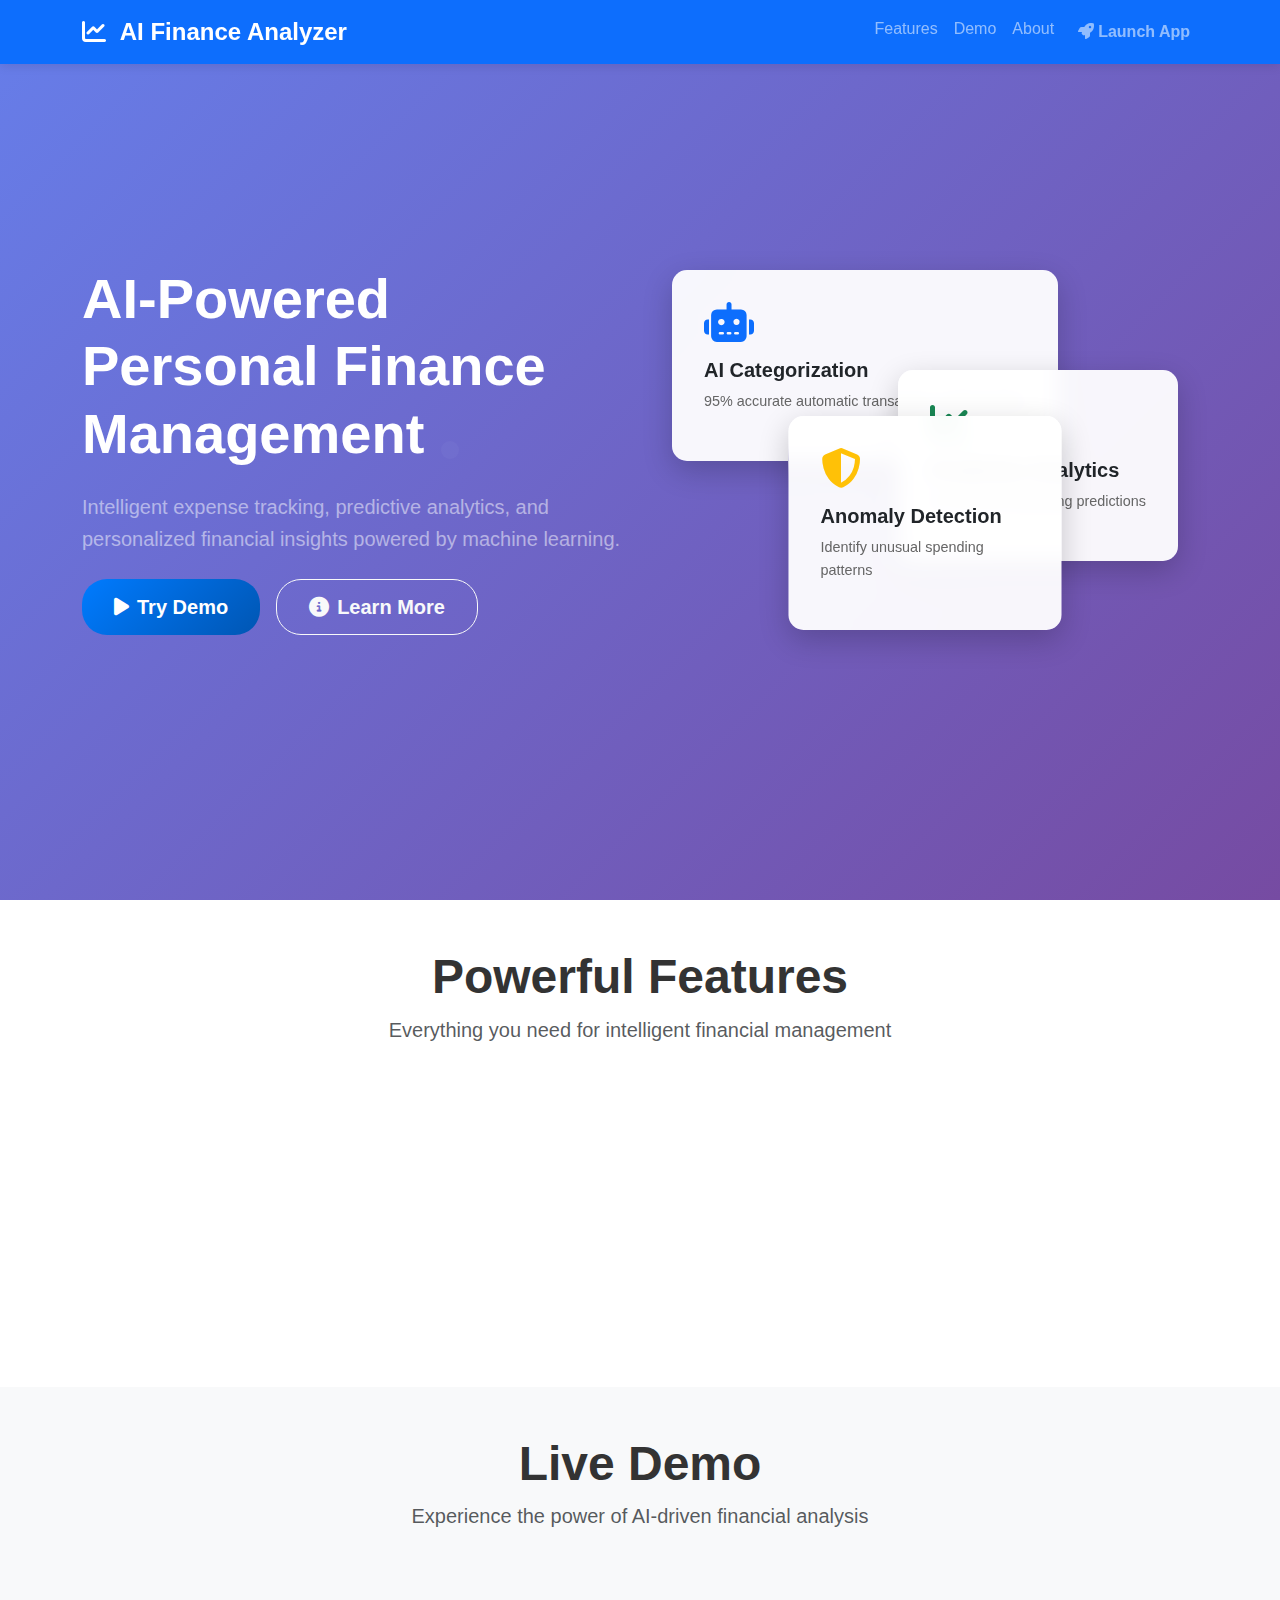
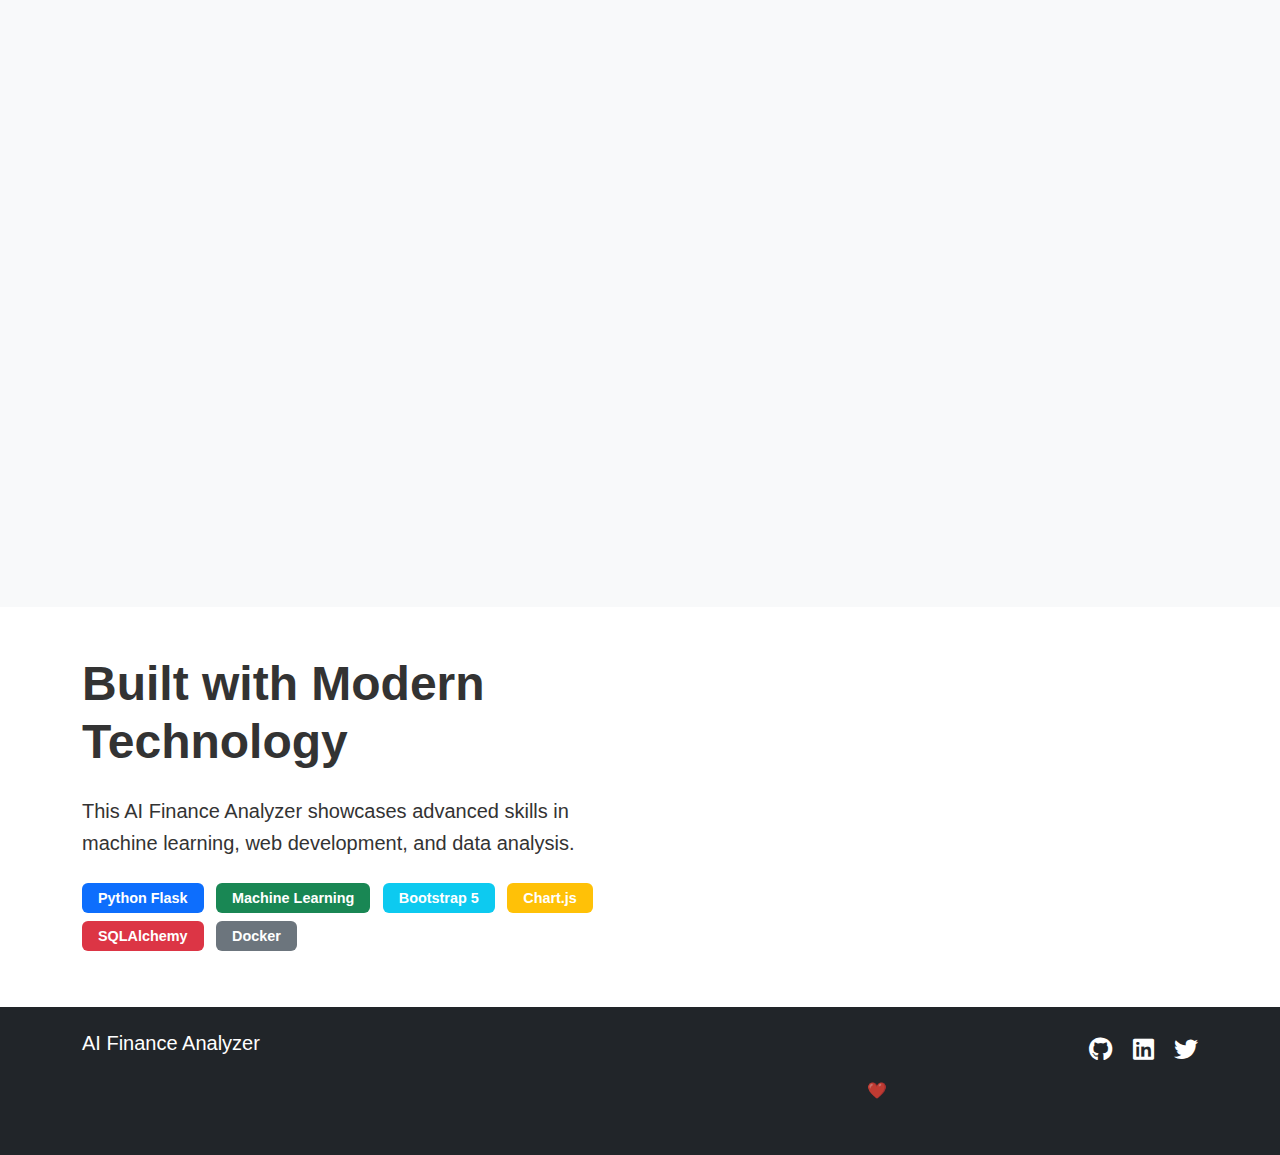
<file: index.html>
<!DOCTYPE html>
<html lang="en">
<head>
    <meta charset="UTF-8">
    <meta name="viewport" content="width=device-width, initial-scale=1.0">
    <title>AI Finance Analyzer - Personal Finance Management</title>
    <link href="https://cdn.jsdelivr.net/npm/bootstrap@5.3.0/dist/css/bootstrap.min.css" rel="stylesheet">
    <link href="https://cdnjs.cloudflare.com/ajax/libs/font-awesome/6.4.0/css/all.min.css" rel="stylesheet">
    <link href="style.css" rel="stylesheet">
</head>
<body>
    <!-- Navigation -->
    <nav class="navbar navbar-expand-lg navbar-dark bg-primary fixed-top">
        <div class="container">
            <a class="navbar-brand" href="#">
                <i class="fas fa-chart-line me-2"></i>
                AI Finance Analyzer
            </a>
            <button class="navbar-toggler" type="button" data-bs-toggle="collapse" data-bs-target="#navbarNav">
                <span class="navbar-toggler-icon"></span>
            </button>
            <div class="collapse navbar-collapse" id="navbarNav">
                <ul class="navbar-nav ms-auto">
                    <li class="nav-item">
                        <a class="nav-link" href="#features">Features</a>
                    </li>
                    <li class="nav-item">
                        <a class="nav-link" href="#demo">Demo</a>
                    </li>
                    <li class="nav-item">
                        <a class="nav-link" href="#about">About</a>
                    </li>
                    <li class="nav-item">
                        <a class="nav-link btn btn-outline-light btn-sm ms-2" href="#" id="launchApp">
                            <i class="fas fa-rocket me-1"></i>Launch App
                        </a>
                    </li>
                </ul>
            </div>
        </div>
    </nav>

    <!-- Hero Section -->
    <section class="hero-section">
        <div class="container">
            <div class="row align-items-center min-vh-100">
                <div class="col-lg-6">
                    <h1 class="display-4 fw-bold text-white mb-4">
                        AI-Powered Personal Finance Management
                    </h1>
                    <p class="lead text-white-50 mb-4">
                        Intelligent expense tracking, predictive analytics, and personalized financial insights powered by machine learning.
                    </p>
                    <div class="d-flex gap-3">
                        <button class="btn btn-primary btn-lg" id="tryDemo">
                            <i class="fas fa-play me-2"></i>Try Demo
                        </button>
                        <button class="btn btn-outline-light btn-lg" id="learnMore">
                            <i class="fas fa-info-circle me-2"></i>Learn More
                        </button>
                    </div>
                </div>
                <div class="col-lg-6">
                    <div class="floating-cards">
                        <div class="card card-1">
                            <i class="fas fa-robot text-primary"></i>
                            <h5>AI Categorization</h5>
                            <p>95% accurate automatic transaction categorization</p>
                        </div>
                        <div class="card card-2">
                            <i class="fas fa-chart-line text-success"></i>
                            <h5>Predictive Analytics</h5>
                            <p>ML-powered spending predictions</p>
                        </div>
                        <div class="card card-3">
                            <i class="fas fa-shield-alt text-warning"></i>
                            <h5>Anomaly Detection</h5>
                            <p>Identify unusual spending patterns</p>
                        </div>
                    </div>
                </div>
            </div>
        </div>
    </section>

    <!-- Features Section -->
    <section id="features" class="py-5">
        <div class="container">
            <div class="text-center mb-5">
                <h2 class="display-5 fw-bold">Powerful Features</h2>
                <p class="lead text-muted">Everything you need for intelligent financial management</p>
            </div>
            <div class="row g-4">
                <div class="col-md-4">
                    <div class="feature-card text-center p-4">
                        <div class="feature-icon mb-3">
                            <i class="fas fa-brain text-primary"></i>
                        </div>
                        <h4>AI-Powered Insights</h4>
                        <p>Machine learning algorithms analyze your spending patterns and provide personalized recommendations.</p>
                    </div>
                </div>
                <div class="col-md-4">
                    <div class="feature-card text-center p-4">
                        <div class="feature-icon mb-3">
                            <i class="fas fa-chart-pie text-success"></i>
                        </div>
                        <h4>Interactive Analytics</h4>
                        <p>Beautiful charts and visualizations help you understand your financial health at a glance.</p>
                    </div>
                </div>
                <div class="col-md-4">
                    <div class="feature-card text-center p-4">
                        <div class="feature-icon mb-3">
                            <i class="fas fa-mobile-alt text-info"></i>
                        </div>
                        <h4>Mobile Responsive</h4>
                        <p>Access your financial data anywhere with our mobile-first responsive design.</p>
                    </div>
                </div>
            </div>
        </div>
    </section>

    <!-- Demo Section -->
    <section id="demo" class="py-5 bg-light">
        <div class="container">
            <div class="text-center mb-5">
                <h2 class="display-5 fw-bold">Live Demo</h2>
                <p class="lead text-muted">Experience the power of AI-driven financial analysis</p>
            </div>
            <div class="row">
                <div class="col-lg-8 mx-auto">
                    <div class="demo-container">
                        <div class="demo-header">
                            <h4>Sample Transaction Analysis</h4>
                            <p>See how AI categorizes and analyzes transactions</p>
                        </div>
                        <div class="demo-content">
                            <div class="transaction-item">
                                <div class="transaction-info">
                                    <h6>Starbucks Coffee</h6>
                                    <small class="text-muted">Today, 2:30 PM</small>
                                </div>
                                <div class="transaction-amount">
                                    <span class="amount">$4.50</span>
                                    <span class="category badge bg-primary">Food & Dining</span>
                                </div>
                            </div>
                            <div class="transaction-item">
                                <div class="transaction-info">
                                    <h6>Uber Ride</h6>
                                    <small class="text-muted">Today, 1:15 PM</small>
                                </div>
                                <div class="transaction-amount">
                                    <span class="amount">$12.75</span>
                                    <span class="category badge bg-success">Transportation</span>
                                </div>
                            </div>
                            <div class="transaction-item">
                                <div class="transaction-info">
                                    <h6>Amazon Purchase</h6>
                                    <small class="text-muted">Yesterday, 8:45 PM</small>
                                </div>
                                <div class="transaction-amount">
                                    <span class="amount">$89.99</span>
                                    <span class="category badge bg-warning">Shopping</span>
                                </div>
                            </div>
                        </div>
                        <div class="demo-footer">
                            <button class="btn btn-primary" id="launchFullDemo">
                                <i class="fas fa-external-link-alt me-2"></i>Launch Full Application
                            </button>
                        </div>
                    </div>
                </div>
            </div>
        </div>
    </section>

    <!-- About Section -->
    <section id="about" class="py-5">
        <div class="container">
            <div class="row align-items-center">
                <div class="col-lg-6">
                    <h2 class="display-5 fw-bold mb-4">Built with Modern Technology</h2>
                    <p class="lead mb-4">
                        This AI Finance Analyzer showcases advanced skills in machine learning, web development, and data analysis.
                    </p>
                    <div class="tech-stack">
                        <span class="badge bg-primary me-2 mb-2">Python Flask</span>
                        <span class="badge bg-success me-2 mb-2">Machine Learning</span>
                        <span class="badge bg-info me-2 mb-2">Bootstrap 5</span>
                        <span class="badge bg-warning me-2 mb-2">Chart.js</span>
                        <span class="badge bg-danger me-2 mb-2">SQLAlchemy</span>
                        <span class="badge bg-secondary me-2 mb-2">Docker</span>
                    </div>
                </div>
                <div class="col-lg-6">
                    <div class="stats-container">
                        <div class="stat-item">
                            <div class="stat-number">95%</div>
                            <div class="stat-label">Categorization Accuracy</div>
                        </div>
                        <div class="stat-item">
                            <div class="stat-number">1000+</div>
                            <div class="stat-label">Sample Transactions</div>
                        </div>
                        <div class="stat-item">
                            <div class="stat-number">10</div>
                            <div class="stat-label">Spending Categories</div>
                        </div>
                    </div>
                </div>
            </div>
        </div>
    </section>

    <!-- Footer -->
    <footer class="bg-dark text-white py-4">
        <div class="container">
            <div class="row">
                <div class="col-md-6">
                    <h5>AI Finance Analyzer</h5>
                    <p class="text-muted">Intelligent personal finance management powered by AI and machine learning.</p>
                </div>
                <div class="col-md-6 text-md-end">
                    <div class="social-links">
                        <a href="#" class="text-white me-3"><i class="fab fa-github"></i></a>
                        <a href="#" class="text-white me-3"><i class="fab fa-linkedin"></i></a>
                        <a href="#" class="text-white"><i class="fab fa-twitter"></i></a>
                    </div>
                    <p class="text-muted mt-2">Built with ❤️ using Python, Flask, and Machine Learning</p>
                </div>
            </div>
        </div>
    </footer>

    <!-- Configuration Modal -->
    <div class="modal fade" id="configModal" tabindex="-1">
        <div class="modal-dialog">
            <div class="modal-content">
                <div class="modal-header">
                    <h5 class="modal-title">Configure API Endpoint</h5>
                    <button type="button" class="btn-close" data-bs-dismiss="modal"></button>
                </div>
                <div class="modal-body">
                    <p>Enter your Render.com API endpoint:</p>
                    <input type="text" class="form-control" id="apiEndpoint" 
                           placeholder="https://your-app-name.onrender.com" 
                           value="https://ai-finance-analyzer.onrender.com">
                    <small class="text-muted">This connects to your Flask backend for full functionality.</small>
                </div>
                <div class="modal-footer">
                    <button type="button" class="btn btn-secondary" data-bs-dismiss="modal">Cancel</button>
                    <button type="button" class="btn btn-primary" id="saveConfig">Save & Launch</button>
                </div>
            </div>
        </div>
    </div>

    <script src="https://cdn.jsdelivr.net/npm/bootstrap@5.3.0/dist/js/bootstrap.bundle.min.js"></script>
    <script src="script.js"></script>
</body>
</html>
</file>
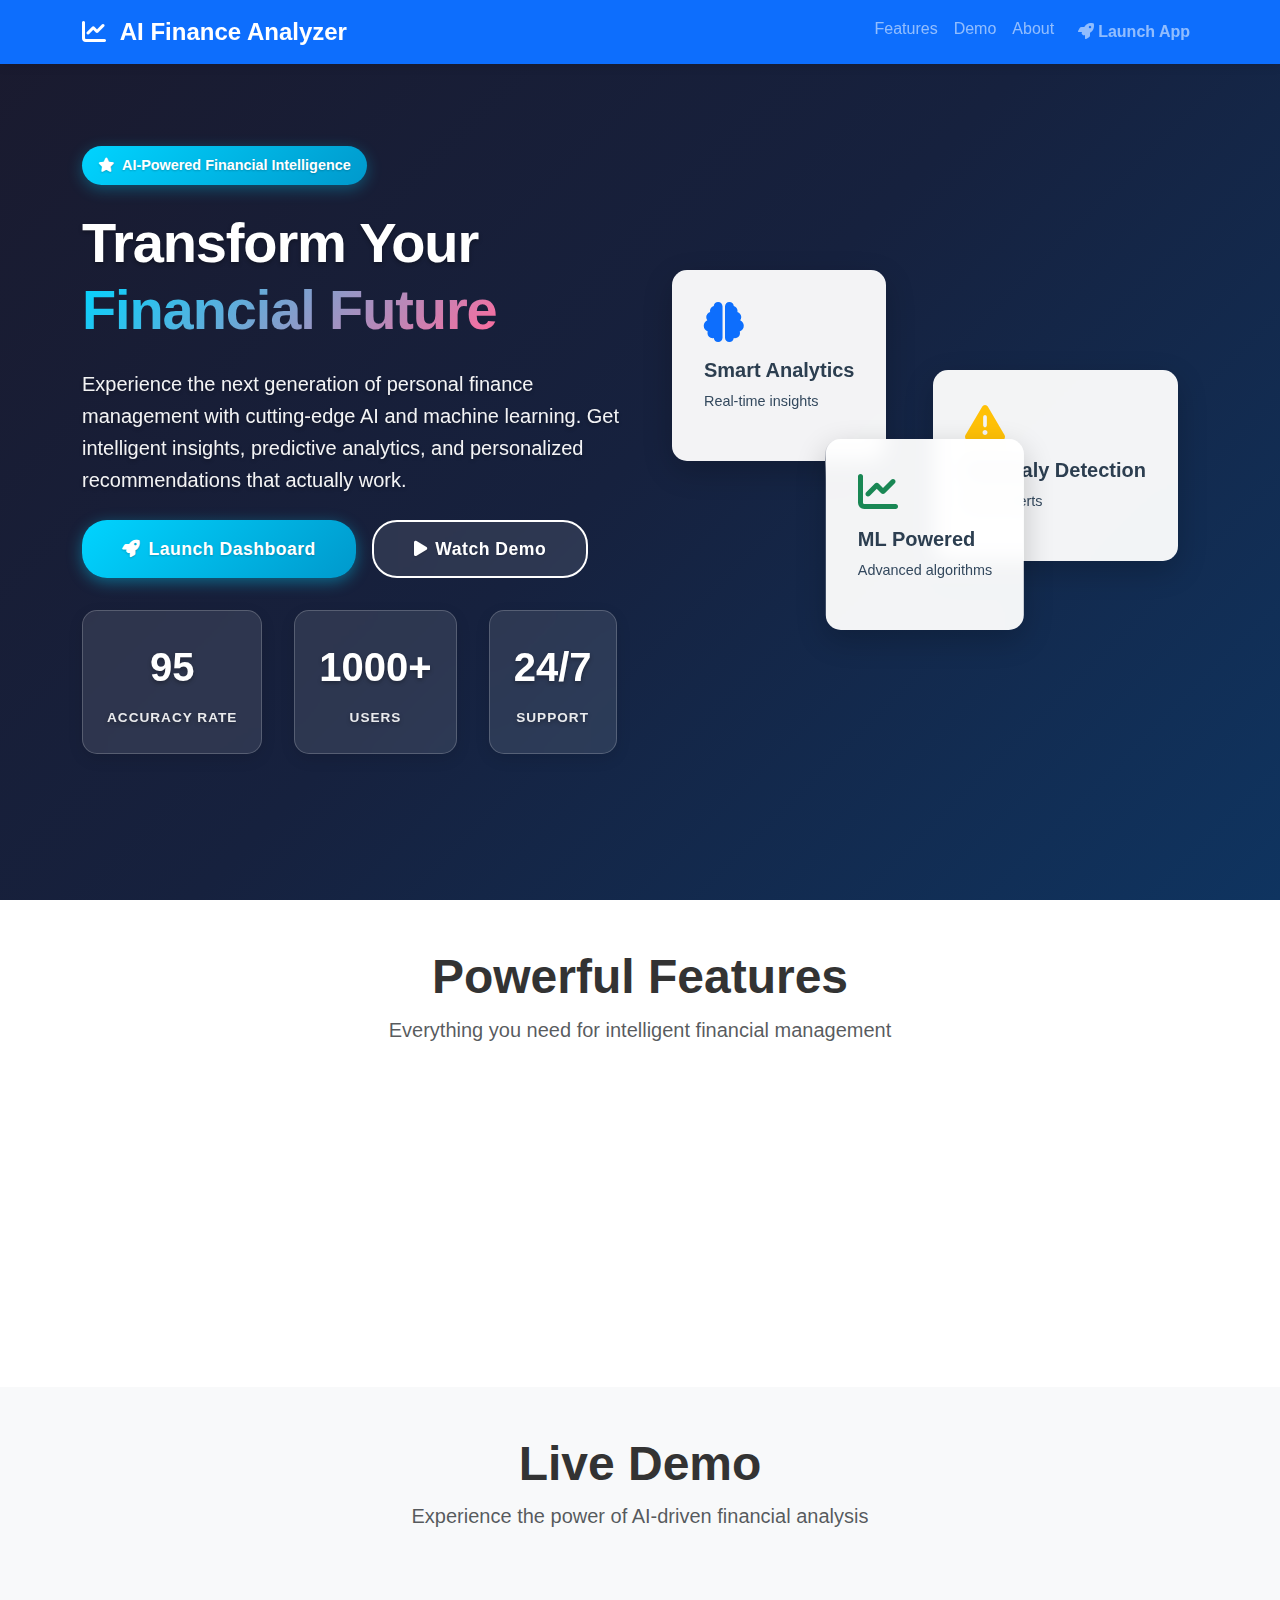
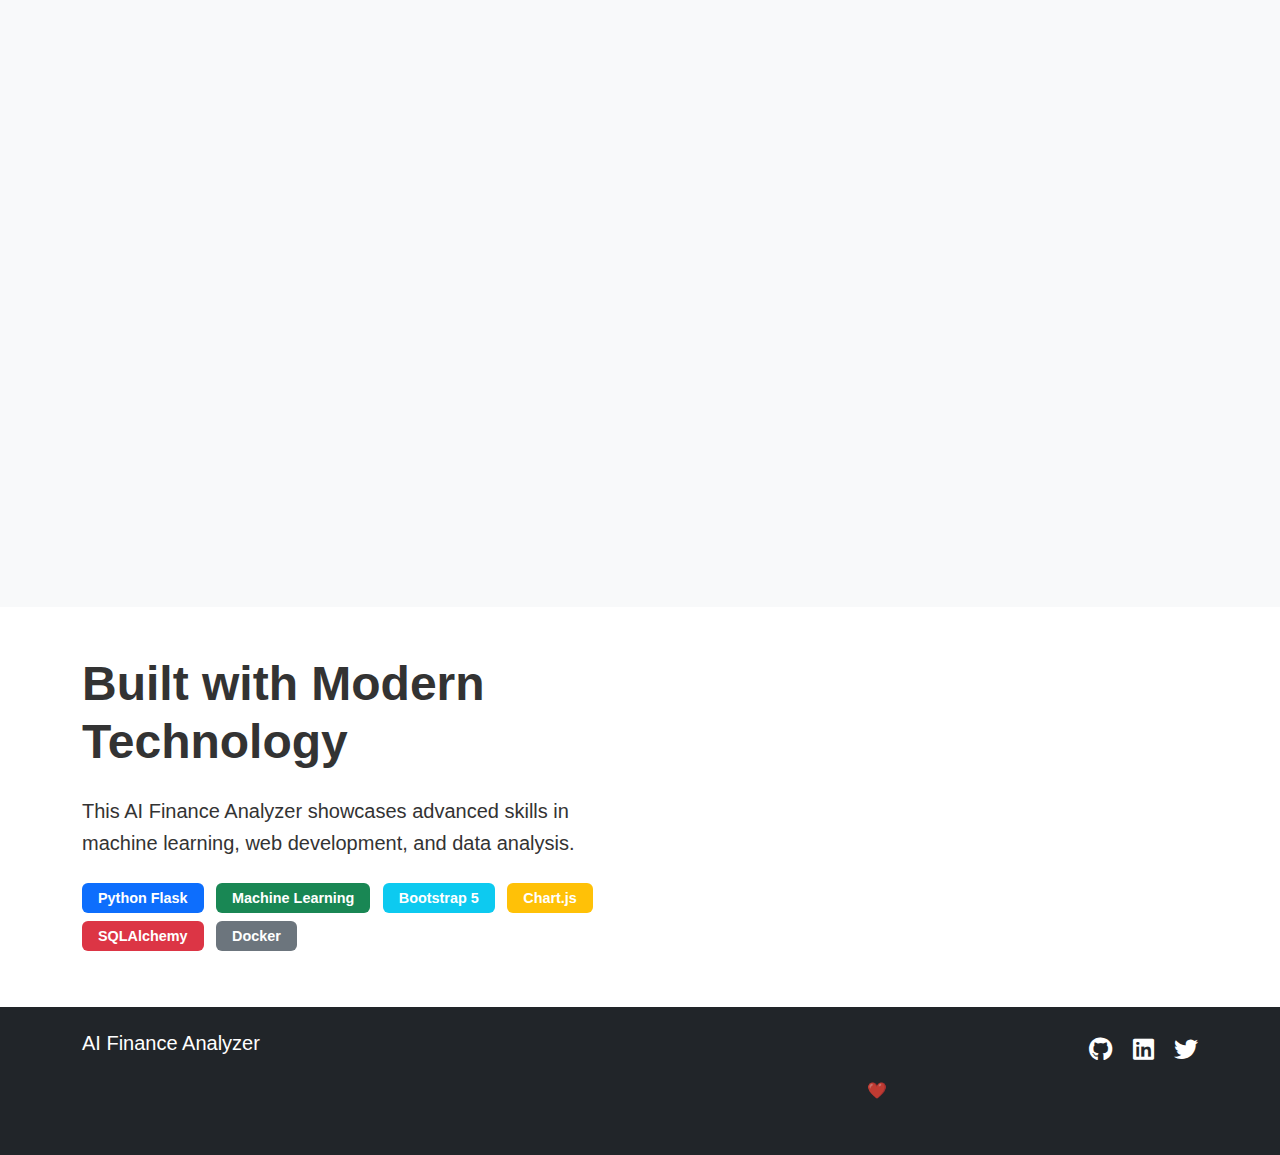
<file: static-site/index.html>
<!DOCTYPE html>
<html lang="en">
<head>
    <meta charset="UTF-8">
    <meta name="viewport" content="width=device-width, initial-scale=1.0">
    <title>AI Finance Analyzer - Personal Finance Management</title>
    <link href="https://cdn.jsdelivr.net/npm/bootstrap@5.3.0/dist/css/bootstrap.min.css" rel="stylesheet">
    <link href="https://cdnjs.cloudflare.com/ajax/libs/font-awesome/6.4.0/css/all.min.css" rel="stylesheet">
    <link href="style.css" rel="stylesheet">
</head>
<body>
    <!-- Navigation -->
    <nav class="navbar navbar-expand-lg navbar-dark bg-primary fixed-top">
        <div class="container">
            <a class="navbar-brand" href="#">
                <i class="fas fa-chart-line me-2"></i>
                AI Finance Analyzer
            </a>
            <button class="navbar-toggler" type="button" data-bs-toggle="collapse" data-bs-target="#navbarNav">
                <span class="navbar-toggler-icon"></span>
            </button>
            <div class="collapse navbar-collapse" id="navbarNav">
                <ul class="navbar-nav ms-auto">
                    <li class="nav-item">
                        <a class="nav-link" href="#features">Features</a>
                    </li>
                    <li class="nav-item">
                        <a class="nav-link" href="#demo">Demo</a>
                    </li>
                    <li class="nav-item">
                        <a class="nav-link" href="#about">About</a>
                    </li>
                    <li class="nav-item">
                        <a class="nav-link btn btn-outline-light btn-sm ms-2" href="#" id="launchApp">
                            <i class="fas fa-rocket me-1"></i>Launch App
                        </a>
                    </li>
                </ul>
            </div>
        </div>
    </nav>

    <!-- Hero Section -->
    <section class="hero-section">
        <div class="container">
            <div class="row align-items-center min-vh-100">
                <div class="col-lg-6">
                    <div class="hero-badge">
                        <i class="fas fa-star me-2"></i>AI-Powered Financial Intelligence
                    </div>
                    <h1 class="display-4 fw-bold mb-4">
                        Transform Your <span class="gradient-text">Financial Future</span>
                    </h1>
                    <p class="lead mb-4">
                        Experience the next generation of personal finance management with cutting-edge AI and machine learning. Get intelligent insights, predictive analytics, and personalized recommendations that actually work.
                    </p>
                    <div class="d-flex gap-3 mb-4">
                        <button class="btn btn-primary btn-lg" id="tryDemo">
                            <i class="fas fa-rocket me-2"></i>Launch Dashboard
                        </button>
                        <button class="btn btn-outline-light btn-lg" id="learnMore">
                            <i class="fas fa-play me-2"></i>Watch Demo
                        </button>
                    </div>
                    <div class="stats-container">
                        <div class="stat-item">
                            <div class="stat-number text-warning">95</div>
                            <div class="stat-label">ACCURACY RATE</div>
                        </div>
                        <div class="stat-item">
                            <div class="stat-number text-success">1000+</div>
                            <div class="stat-label">USERS</div>
                        </div>
                        <div class="stat-item">
                            <div class="stat-number text-info">24/7</div>
                            <div class="stat-label">SUPPORT</div>
                        </div>
                    </div>
                </div>
                <div class="col-lg-6">
                    <div class="floating-cards">
                        <div class="card card-1">
                            <i class="fas fa-brain text-primary"></i>
                            <h5>Smart Analytics</h5>
                            <p>Real-time insights</p>
                        </div>
                        <div class="card card-2">
                            <i class="fas fa-exclamation-triangle text-warning"></i>
                            <h5>Anomaly Detection</h5>
                            <p>Smart alerts</p>
                        </div>
                        <div class="card card-3">
                            <i class="fas fa-chart-line text-success"></i>
                            <h5>ML Powered</h5>
                            <p>Advanced algorithms</p>
                        </div>
                    </div>
                </div>
            </div>
        </div>
    </section>

    <!-- Features Section -->
    <section id="features" class="py-5">
        <div class="container">
            <div class="text-center mb-5">
                <h2 class="display-5 fw-bold">Powerful Features</h2>
                <p class="lead text-muted">Everything you need for intelligent financial management</p>
            </div>
            <div class="row g-4">
                <div class="col-md-4">
                    <div class="feature-card text-center p-4">
                        <div class="feature-icon mb-3">
                            <i class="fas fa-brain text-primary"></i>
                        </div>
                        <h4>AI-Powered Insights</h4>
                        <p>Machine learning algorithms analyze your spending patterns and provide personalized recommendations.</p>
                    </div>
                </div>
                <div class="col-md-4">
                    <div class="feature-card text-center p-4">
                        <div class="feature-icon mb-3">
                            <i class="fas fa-chart-pie text-success"></i>
                        </div>
                        <h4>Interactive Analytics</h4>
                        <p>Beautiful charts and visualizations help you understand your financial health at a glance.</p>
                    </div>
                </div>
                <div class="col-md-4">
                    <div class="feature-card text-center p-4">
                        <div class="feature-icon mb-3">
                            <i class="fas fa-mobile-alt text-info"></i>
                        </div>
                        <h4>Mobile Responsive</h4>
                        <p>Access your financial data anywhere with our mobile-first responsive design.</p>
                    </div>
                </div>
            </div>
        </div>
    </section>

    <!-- Demo Section -->
    <section id="demo" class="py-5 bg-light">
        <div class="container">
            <div class="text-center mb-5">
                <h2 class="display-5 fw-bold">Live Demo</h2>
                <p class="lead text-muted">Experience the power of AI-driven financial analysis</p>
            </div>
            <div class="row">
                <div class="col-lg-8 mx-auto">
                    <div class="demo-container">
                        <div class="demo-header">
                            <h4>Sample Transaction Analysis</h4>
                            <p>See how AI categorizes and analyzes transactions</p>
                        </div>
                        <div class="demo-content">
                            <div class="transaction-item">
                                <div class="transaction-info">
                                    <h6>Starbucks Coffee</h6>
                                    <small class="text-muted">Today, 2:30 PM</small>
                                </div>
                                <div class="transaction-amount">
                                    <span class="amount">$4.50</span>
                                    <span class="category badge bg-primary">Food & Dining</span>
                                </div>
                            </div>
                            <div class="transaction-item">
                                <div class="transaction-info">
                                    <h6>Uber Ride</h6>
                                    <small class="text-muted">Today, 1:15 PM</small>
                                </div>
                                <div class="transaction-amount">
                                    <span class="amount">$12.75</span>
                                    <span class="category badge bg-success">Transportation</span>
                                </div>
                            </div>
                            <div class="transaction-item">
                                <div class="transaction-info">
                                    <h6>Amazon Purchase</h6>
                                    <small class="text-muted">Yesterday, 8:45 PM</small>
                                </div>
                                <div class="transaction-amount">
                                    <span class="amount">$89.99</span>
                                    <span class="category badge bg-warning">Shopping</span>
                                </div>
                            </div>
                        </div>
                        <div class="demo-footer">
                            <button class="btn btn-primary" id="launchFullDemo">
                                <i class="fas fa-external-link-alt me-2"></i>Launch Full Application
                            </button>
                        </div>
                    </div>
                </div>
            </div>
        </div>
    </section>

    <!-- About Section -->
    <section id="about" class="py-5">
        <div class="container">
            <div class="row align-items-center">
                <div class="col-lg-6">
                    <h2 class="display-5 fw-bold mb-4">Built with Modern Technology</h2>
                    <p class="lead mb-4">
                        This AI Finance Analyzer showcases advanced skills in machine learning, web development, and data analysis.
                    </p>
                    <div class="tech-stack">
                        <span class="badge bg-primary me-2 mb-2">Python Flask</span>
                        <span class="badge bg-success me-2 mb-2">Machine Learning</span>
                        <span class="badge bg-info me-2 mb-2">Bootstrap 5</span>
                        <span class="badge bg-warning me-2 mb-2">Chart.js</span>
                        <span class="badge bg-danger me-2 mb-2">SQLAlchemy</span>
                        <span class="badge bg-secondary me-2 mb-2">Docker</span>
                    </div>
                </div>
                <div class="col-lg-6">
                    <div class="stats-container">
                        <div class="stat-item">
                            <div class="stat-number">95%</div>
                            <div class="stat-label">Categorization Accuracy</div>
                        </div>
                        <div class="stat-item">
                            <div class="stat-number">1000+</div>
                            <div class="stat-label">Sample Transactions</div>
                        </div>
                        <div class="stat-item">
                            <div class="stat-number">10</div>
                            <div class="stat-label">Spending Categories</div>
                        </div>
                    </div>
                </div>
            </div>
        </div>
    </section>

    <!-- Footer -->
    <footer class="bg-dark text-white py-4">
        <div class="container">
            <div class="row">
                <div class="col-md-6">
                    <h5>AI Finance Analyzer</h5>
                    <p class="text-muted">Intelligent personal finance management powered by AI and machine learning.</p>
                </div>
                <div class="col-md-6 text-md-end">
                    <div class="social-links">
                        <a href="#" class="text-white me-3"><i class="fab fa-github"></i></a>
                        <a href="#" class="text-white me-3"><i class="fab fa-linkedin"></i></a>
                        <a href="#" class="text-white"><i class="fab fa-twitter"></i></a>
                    </div>
                    <p class="text-muted mt-2">Built with ❤️ using Python, Flask, and Machine Learning</p>
                </div>
            </div>
        </div>
    </footer>

    <!-- Configuration Modal -->
    <div class="modal fade" id="configModal" tabindex="-1">
        <div class="modal-dialog">
            <div class="modal-content">
                <div class="modal-header">
                    <h5 class="modal-title">Configure API Endpoint</h5>
                    <button type="button" class="btn-close" data-bs-dismiss="modal"></button>
                </div>
                <div class="modal-body">
                    <p>Enter your Render.com API endpoint:</p>
                    <input type="text" class="form-control" id="apiEndpoint" 
                           placeholder="https://your-app-name.onrender.com" 
                           value="https://ai-finance-analyzer.onrender.com">
                    <small class="text-muted">This connects to your Flask backend for full functionality.</small>
                </div>
                <div class="modal-footer">
                    <button type="button" class="btn btn-secondary" data-bs-dismiss="modal">Cancel</button>
                    <button type="button" class="btn btn-primary" id="saveConfig">Save & Launch</button>
                </div>
            </div>
        </div>
    </div>

    <script src="https://cdn.jsdelivr.net/npm/bootstrap@5.3.0/dist/js/bootstrap.bundle.min.js"></script>
    <script src="script.js"></script>
</body>
</html>
</file>
<file: style.css>
/* AI Finance Analyzer - Static Site Styles */

:root {
    --primary-color: #007bff;
    --success-color: #28a745;
    --warning-color: #ffc107;
    --danger-color: #dc3545;
    --dark-color: #343a40;
    --light-color: #f8f9fa;
}

* {
    margin: 0;
    padding: 0;
    box-sizing: border-box;
}

body {
    font-family: 'Segoe UI', Tahoma, Geneva, Verdana, sans-serif;
    line-height: 1.6;
    color: #333;
}

/* Navigation */
.navbar {
    box-shadow: 0 2px 10px rgba(0,0,0,0.1);
    transition: all 0.3s ease;
}

.navbar-brand {
    font-weight: bold;
    font-size: 1.5rem;
}

/* Hero Section */
.hero-section {
    background: linear-gradient(135deg, #667eea 0%, #764ba2 100%);
    min-height: 100vh;
    display: flex;
    align-items: center;
    position: relative;
    overflow: hidden;
}

.hero-section::before {
    content: '';
    position: absolute;
    top: 0;
    left: 0;
    right: 0;
    bottom: 0;
    background: url('data:image/svg+xml,<svg xmlns="http://www.w3.org/2000/svg" viewBox="0 0 100 100"><defs><pattern id="grain" width="100" height="100" patternUnits="userSpaceOnUse"><circle cx="50" cy="50" r="1" fill="white" opacity="0.1"/></pattern></defs><rect width="100" height="100" fill="url(%23grain)"/></svg>');
    opacity: 0.3;
}

.hero-section .container {
    position: relative;
    z-index: 2;
}

/* Floating Cards Animation */
.floating-cards {
    position: relative;
    height: 400px;
}

.floating-cards .card {
    position: absolute;
    background: rgba(255, 255, 255, 0.95);
    border: none;
    border-radius: 15px;
    padding: 2rem;
    box-shadow: 0 10px 30px rgba(0,0,0,0.2);
    backdrop-filter: blur(10px);
    transition: all 0.3s ease;
    animation: float 6s ease-in-out infinite;
}

.floating-cards .card:hover {
    transform: translateY(-10px);
    box-shadow: 0 20px 40px rgba(0,0,0,0.3);
}

.card-1 {
    top: 20px;
    left: 20px;
    animation-delay: 0s;
}

.card-2 {
    top: 120px;
    right: 20px;
    animation-delay: 2s;
}

.card-3 {
    bottom: 20px;
    left: 50%;
    transform: translateX(-50%);
    animation-delay: 4s;
}

@keyframes float {
    0%, 100% { transform: translateY(0px); }
    50% { transform: translateY(-20px); }
}

.floating-cards .card i {
    font-size: 2.5rem;
    margin-bottom: 1rem;
}

.floating-cards .card h5 {
    font-weight: bold;
    margin-bottom: 0.5rem;
}

.floating-cards .card p {
    color: #666;
    font-size: 0.9rem;
}

/* Feature Cards */
.feature-card {
    background: white;
    border-radius: 15px;
    box-shadow: 0 5px 15px rgba(0,0,0,0.1);
    transition: all 0.3s ease;
    border: 1px solid #eee;
}

.feature-card:hover {
    transform: translateY(-5px);
    box-shadow: 0 15px 30px rgba(0,0,0,0.15);
}

.feature-icon i {
    font-size: 3rem;
}

/* Demo Container */
.demo-container {
    background: white;
    border-radius: 15px;
    box-shadow: 0 10px 30px rgba(0,0,0,0.1);
    overflow: hidden;
}

.demo-header {
    background: linear-gradient(135deg, var(--primary-color), #0056b3);
    color: white;
    padding: 2rem;
    text-align: center;
}

.demo-content {
    padding: 2rem;
}

.transaction-item {
    display: flex;
    justify-content: space-between;
    align-items: center;
    padding: 1rem 0;
    border-bottom: 1px solid #eee;
}

.transaction-item:last-child {
    border-bottom: none;
}

.transaction-info h6 {
    margin-bottom: 0.25rem;
    font-weight: 600;
}

.transaction-amount {
    text-align: right;
}

.amount {
    font-weight: bold;
    font-size: 1.1rem;
    color: var(--dark-color);
    display: block;
}

.category {
    font-size: 0.8rem;
    margin-top: 0.25rem;
}

.demo-footer {
    background: #f8f9fa;
    padding: 2rem;
    text-align: center;
}

/* Stats Container */
.stats-container {
    display: grid;
    grid-template-columns: repeat(auto-fit, minmax(150px, 1fr));
    gap: 2rem;
    margin-top: 2rem;
}

.stat-item {
    text-align: center;
    padding: 2rem;
    background: white;
    border-radius: 15px;
    box-shadow: 0 5px 15px rgba(0,0,0,0.1);
    transition: all 0.3s ease;
}

.stat-item:hover {
    transform: translateY(-5px);
    box-shadow: 0 15px 30px rgba(0,0,0,0.15);
}

.stat-number {
    font-size: 2.5rem;
    font-weight: bold;
    color: var(--primary-color);
    margin-bottom: 0.5rem;
}

.stat-label {
    color: #666;
    font-size: 0.9rem;
}

/* Tech Stack */
.tech-stack .badge {
    font-size: 0.9rem;
    padding: 0.5rem 1rem;
}

/* Social Links */
.social-links a {
    font-size: 1.5rem;
    transition: all 0.3s ease;
}

.social-links a:hover {
    transform: translateY(-3px);
    opacity: 0.8;
}

/* Buttons */
.btn {
    border-radius: 25px;
    padding: 0.75rem 2rem;
    font-weight: 600;
    transition: all 0.3s ease;
}

.btn:hover {
    transform: translateY(-2px);
    box-shadow: 0 5px 15px rgba(0,0,0,0.2);
}

.btn-primary {
    background: linear-gradient(135deg, var(--primary-color), #0056b3);
    border: none;
}

.btn-outline-light:hover {
    background: white;
    color: var(--primary-color);
}

/* Modal */
.modal-content {
    border-radius: 15px;
    border: none;
    box-shadow: 0 20px 40px rgba(0,0,0,0.2);
}

.modal-header {
    border-bottom: 1px solid #eee;
    border-radius: 15px 15px 0 0;
}

.modal-footer {
    border-top: 1px solid #eee;
    border-radius: 0 0 15px 15px;
}

/* Responsive Design */
@media (max-width: 768px) {
    .hero-section {
        text-align: center;
    }
    
    .floating-cards {
        height: 300px;
        margin-top: 2rem;
    }
    
    .floating-cards .card {
        position: relative;
        margin-bottom: 1rem;
        animation: none;
    }
    
    .stats-container {
        grid-template-columns: 1fr;
    }
    
    .display-4 {
        font-size: 2.5rem;
    }
    
    .display-5 {
        font-size: 2rem;
    }
}

@media (max-width: 576px) {
    .hero-section {
        padding: 2rem 0;
    }
    
    .floating-cards {
        height: auto;
    }
    
    .floating-cards .card {
        position: static;
        margin-bottom: 1rem;
    }
    
    .btn {
        padding: 0.5rem 1.5rem;
        font-size: 0.9rem;
    }
}

/* Smooth Scrolling */
html {
    scroll-behavior: smooth;
}

/* Loading Animation */
.loading {
    display: inline-block;
    width: 20px;
    height: 20px;
    border: 3px solid rgba(255,255,255,.3);
    border-radius: 50%;
    border-top-color: #fff;
    animation: spin 1s ease-in-out infinite;
}

@keyframes spin {
    to { transform: rotate(360deg); }
}

/* Success/Error Messages */
.alert {
    border-radius: 10px;
    border: none;
    box-shadow: 0 5px 15px rgba(0,0,0,0.1);
}

.alert-success {
    background: linear-gradient(135deg, var(--success-color), #1e7e34);
    color: white;
}

.alert-danger {
    background: linear-gradient(135deg, var(--danger-color), #c82333);
    color: white;
}

/* Custom Scrollbar */
::-webkit-scrollbar {
    width: 8px;
}

::-webkit-scrollbar-track {
    background: #f1f1f1;
}

::-webkit-scrollbar-thumb {
    background: var(--primary-color);
    border-radius: 4px;
}

::-webkit-scrollbar-thumb:hover {
    background: #0056b3;
}
</file>
<file: static-site/style.css>
/* AI Finance Analyzer - Static Site Styles */

:root {
    --primary-color: #007bff;
    --success-color: #28a745;
    --warning-color: #ffc107;
    --danger-color: #dc3545;
    --dark-color: #343a40;
    --light-color: #f8f9fa;
    --hero-text-shadow: 0 2px 4px rgba(0, 0, 0, 0.3);
    --hero-text-glow: 0 0 10px rgba(255, 255, 255, 0.1);
}

* {
    margin: 0;
    padding: 0;
    box-sizing: border-box;
}

body {
    font-family: 'Segoe UI', Tahoma, Geneva, Verdana, sans-serif;
    line-height: 1.6;
    color: #333;
}

/* Navigation */
.navbar {
    box-shadow: 0 2px 10px rgba(0,0,0,0.1);
    transition: all 0.3s ease;
}

.navbar-brand {
    font-weight: bold;
    font-size: 1.5rem;
}

/* Hero Section */
.hero-section {
    background: linear-gradient(135deg, #1a1a2e 0%, #16213e 50%, #0f3460 100%);
    min-height: 100vh;
    display: flex;
    align-items: center;
    position: relative;
    overflow: hidden;
}

.hero-section::before {
    content: '';
    position: absolute;
    top: 0;
    left: 0;
    right: 0;
    bottom: 0;
    background: url('data:image/svg+xml,<svg xmlns="http://www.w3.org/2000/svg" viewBox="0 0 100 100"><defs><pattern id="grain" width="100" height="100" patternUnits="userSpaceOnUse"><circle cx="50" cy="50" r="1" fill="white" opacity="0.05"/></pattern></defs><rect width="100" height="100" fill="url(%23grain)"/></svg>');
    opacity: 0.2;
}

.hero-section .container {
    position: relative;
    z-index: 2;
}

/* Hero Text Styling - Enhanced for Perfect Readability */
.hero-section h1 {
    color: #ffffff !important;
    text-shadow: var(--hero-text-shadow);
    font-weight: 800 !important;
    letter-spacing: -0.02em;
    line-height: 1.2;
    margin-bottom: 1.5rem;
}

.hero-section h1 .gradient-text {
    background: linear-gradient(135deg, #00d4ff 0%, #ff6b9d 100%);
    -webkit-background-clip: text;
    -webkit-text-fill-color: transparent;
    background-clip: text;
    text-shadow: none;
    position: relative;
}

.hero-section h1 .gradient-text::after {
    content: '';
    position: absolute;
    top: 0;
    left: 0;
    right: 0;
    bottom: 0;
    background: linear-gradient(135deg, #00d4ff 0%, #ff6b9d 100%);
    -webkit-background-clip: text;
    -webkit-text-fill-color: transparent;
    background-clip: text;
    filter: blur(1px);
    opacity: 0.3;
    z-index: -1;
}

.hero-section .lead {
    color: #ffffff !important;
    text-shadow: var(--hero-text-shadow);
    font-weight: 400;
    font-size: 1.25rem;
    line-height: 1.6;
    margin-bottom: 2rem;
    opacity: 0.95;
}

/* Hero Badge/Tag */
.hero-badge {
    display: inline-block;
    background: linear-gradient(135deg, #00d4ff 0%, #0099cc 100%);
    color: #ffffff;
    padding: 0.5rem 1rem;
    border-radius: 25px;
    font-size: 0.9rem;
    font-weight: 600;
    margin-bottom: 1.5rem;
    text-shadow: 0 1px 2px rgba(0, 0, 0, 0.2);
    box-shadow: 0 4px 15px rgba(0, 212, 255, 0.3);
}

/* Floating Cards Animation */
.floating-cards {
    position: relative;
    height: 400px;
}

.floating-cards .card {
    position: absolute;
    background: rgba(255, 255, 255, 0.95);
    border: none;
    border-radius: 15px;
    padding: 2rem;
    box-shadow: 0 10px 30px rgba(0,0,0,0.2);
    backdrop-filter: blur(10px);
    transition: all 0.3s ease;
    animation: float 6s ease-in-out infinite;
}

.floating-cards .card:hover {
    transform: translateY(-10px);
    box-shadow: 0 20px 40px rgba(0,0,0,0.3);
}

.card-1 {
    top: 20px;
    left: 20px;
    animation-delay: 0s;
}

.card-2 {
    top: 120px;
    right: 20px;
    animation-delay: 2s;
}

.card-3 {
    bottom: 20px;
    left: 50%;
    transform: translateX(-50%);
    animation-delay: 4s;
}

@keyframes float {
    0%, 100% { transform: translateY(0px); }
    50% { transform: translateY(-20px); }
}

.floating-cards .card i {
    font-size: 2.5rem;
    margin-bottom: 1rem;
}

.floating-cards .card h5 {
    font-weight: bold;
    margin-bottom: 0.5rem;
    color: #2c3e50;
}

.floating-cards .card p {
    color: #34495e;
    font-size: 0.9rem;
    font-weight: 500;
}

/* Enhanced Button Styling */
.hero-section .btn {
    border-radius: 25px;
    padding: 0.875rem 2.5rem;
    font-weight: 700;
    font-size: 1.1rem;
    transition: all 0.3s ease;
    text-shadow: 0 1px 2px rgba(0, 0, 0, 0.2);
    letter-spacing: 0.5px;
}

.hero-section .btn:hover {
    transform: translateY(-3px);
    box-shadow: 0 8px 25px rgba(0,0,0,0.3);
}

.hero-section .btn-primary {
    background: linear-gradient(135deg, #00d4ff 0%, #0099cc 100%);
    border: none;
    box-shadow: 0 4px 15px rgba(0, 212, 255, 0.4);
}

.hero-section .btn-primary:hover {
    background: linear-gradient(135deg, #00b8e6 0%, #0088b3 100%);
    box-shadow: 0 6px 20px rgba(0, 212, 255, 0.6);
}

.hero-section .btn-outline-light {
    border: 2px solid #ffffff;
    color: #ffffff;
    background: rgba(255, 255, 255, 0.1);
    backdrop-filter: blur(10px);
}

.hero-section .btn-outline-light:hover {
    background: rgba(255, 255, 255, 0.2);
    border-color: #ffffff;
    color: #ffffff;
    box-shadow: 0 6px 20px rgba(255, 255, 255, 0.2);
}

/* Feature Cards */
.feature-card {
    background: white;
    border-radius: 15px;
    box-shadow: 0 5px 15px rgba(0,0,0,0.1);
    transition: all 0.3s ease;
    border: 1px solid #eee;
}

.feature-card:hover {
    transform: translateY(-5px);
    box-shadow: 0 15px 30px rgba(0,0,0,0.15);
}

.feature-icon i {
    font-size: 3rem;
}

/* Demo Container */
.demo-container {
    background: white;
    border-radius: 15px;
    box-shadow: 0 10px 30px rgba(0,0,0,0.1);
    overflow: hidden;
}

.demo-header {
    background: linear-gradient(135deg, var(--primary-color), #0056b3);
    color: white;
    padding: 2rem;
    text-align: center;
}

.demo-content {
    padding: 2rem;
}

.transaction-item {
    display: flex;
    justify-content: space-between;
    align-items: center;
    padding: 1rem 0;
    border-bottom: 1px solid #eee;
}

.transaction-item:last-child {
    border-bottom: none;
}

.transaction-info h6 {
    margin-bottom: 0.25rem;
    font-weight: 600;
}

.transaction-amount {
    text-align: right;
}

.amount {
    font-weight: bold;
    font-size: 1.1rem;
    color: var(--dark-color);
    display: block;
}

.category {
    font-size: 0.8rem;
    margin-top: 0.25rem;
}

.demo-footer {
    background: #f8f9fa;
    padding: 2rem;
    text-align: center;
}

/* Stats Container */
.stats-container {
    display: grid;
    grid-template-columns: repeat(auto-fit, minmax(150px, 1fr));
    gap: 2rem;
    margin-top: 2rem;
}

/* Hero Section Stats - Enhanced for Perfect Readability */
.hero-section .stats-container {
    display: flex;
    gap: 2rem;
    margin-top: 2rem;
    flex-wrap: wrap;
}

.hero-section .stat-item {
    text-align: center;
    padding: 1.5rem;
    background: rgba(255, 255, 255, 0.1);
    border-radius: 15px;
    backdrop-filter: blur(10px);
    border: 1px solid rgba(255, 255, 255, 0.2);
    transition: all 0.3s ease;
    min-width: 120px;
}

.hero-section .stat-item:hover {
    transform: translateY(-5px);
    background: rgba(255, 255, 255, 0.15);
    box-shadow: 0 10px 30px rgba(0, 0, 0, 0.2);
}

.hero-section .stat-number {
    font-size: 2.5rem;
    font-weight: 800;
    margin-bottom: 0.5rem;
    text-shadow: var(--hero-text-shadow);
    color: #ffffff !important;
}

.hero-section .stat-label {
    color: rgba(255, 255, 255, 0.9) !important;
    font-size: 0.85rem;
    font-weight: 600;
    text-shadow: var(--hero-text-shadow);
    letter-spacing: 1px;
}

.stat-item {
    text-align: center;
    padding: 2rem;
    background: white;
    border-radius: 15px;
    box-shadow: 0 5px 15px rgba(0,0,0,0.1);
    transition: all 0.3s ease;
}

.stat-item:hover {
    transform: translateY(-5px);
    box-shadow: 0 15px 30px rgba(0,0,0,0.15);
}

.stat-number {
    font-size: 2.5rem;
    font-weight: bold;
    color: var(--primary-color);
    margin-bottom: 0.5rem;
}

.stat-label {
    color: #666;
    font-size: 0.9rem;
}

/* Tech Stack */
.tech-stack .badge {
    font-size: 0.9rem;
    padding: 0.5rem 1rem;
}

/* Social Links */
.social-links a {
    font-size: 1.5rem;
    transition: all 0.3s ease;
}

.social-links a:hover {
    transform: translateY(-3px);
    opacity: 0.8;
}

/* Buttons */
.btn {
    border-radius: 25px;
    padding: 0.75rem 2rem;
    font-weight: 600;
    transition: all 0.3s ease;
}

.btn:hover {
    transform: translateY(-2px);
    box-shadow: 0 5px 15px rgba(0,0,0,0.2);
}

.btn-primary {
    background: linear-gradient(135deg, var(--primary-color), #0056b3);
    border: none;
}

.btn-outline-light:hover {
    background: white;
    color: var(--primary-color);
}

/* Modal */
.modal-content {
    border-radius: 15px;
    border: none;
    box-shadow: 0 20px 40px rgba(0,0,0,0.2);
}

.modal-header {
    border-bottom: 1px solid #eee;
    border-radius: 15px 15px 0 0;
}

.modal-footer {
    border-top: 1px solid #eee;
    border-radius: 0 0 15px 15px;
}

/* Responsive Design */
@media (max-width: 768px) {
    .hero-section {
        text-align: center;
    }
    
    .floating-cards {
        height: 300px;
        margin-top: 2rem;
    }
    
    .floating-cards .card {
        position: relative;
        margin-bottom: 1rem;
        animation: none;
    }
    
    .stats-container {
        grid-template-columns: 1fr;
    }
    
    .display-4 {
        font-size: 2.5rem;
    }
    
    .display-5 {
        font-size: 2rem;
    }
}

@media (max-width: 576px) {
    .hero-section {
        padding: 2rem 0;
    }
    
    .floating-cards {
        height: auto;
    }
    
    .floating-cards .card {
        position: static;
        margin-bottom: 1rem;
    }
    
    .btn {
        padding: 0.5rem 1.5rem;
        font-size: 0.9rem;
    }
}

/* Smooth Scrolling */
html {
    scroll-behavior: smooth;
}

/* Loading Animation */
.loading {
    display: inline-block;
    width: 20px;
    height: 20px;
    border: 3px solid rgba(255,255,255,.3);
    border-radius: 50%;
    border-top-color: #fff;
    animation: spin 1s ease-in-out infinite;
}

@keyframes spin {
    to { transform: rotate(360deg); }
}

/* Success/Error Messages */
.alert {
    border-radius: 10px;
    border: none;
    box-shadow: 0 5px 15px rgba(0,0,0,0.1);
}

.alert-success {
    background: linear-gradient(135deg, var(--success-color), #1e7e34);
    color: white;
}

.alert-danger {
    background: linear-gradient(135deg, var(--danger-color), #c82333);
    color: white;
}

/* Custom Scrollbar */
::-webkit-scrollbar {
    width: 8px;
}

::-webkit-scrollbar-track {
    background: #f1f1f1;
}

::-webkit-scrollbar-thumb {
    background: var(--primary-color);
    border-radius: 4px;
}

::-webkit-scrollbar-thumb:hover {
    background: #0056b3;
}
</file>
